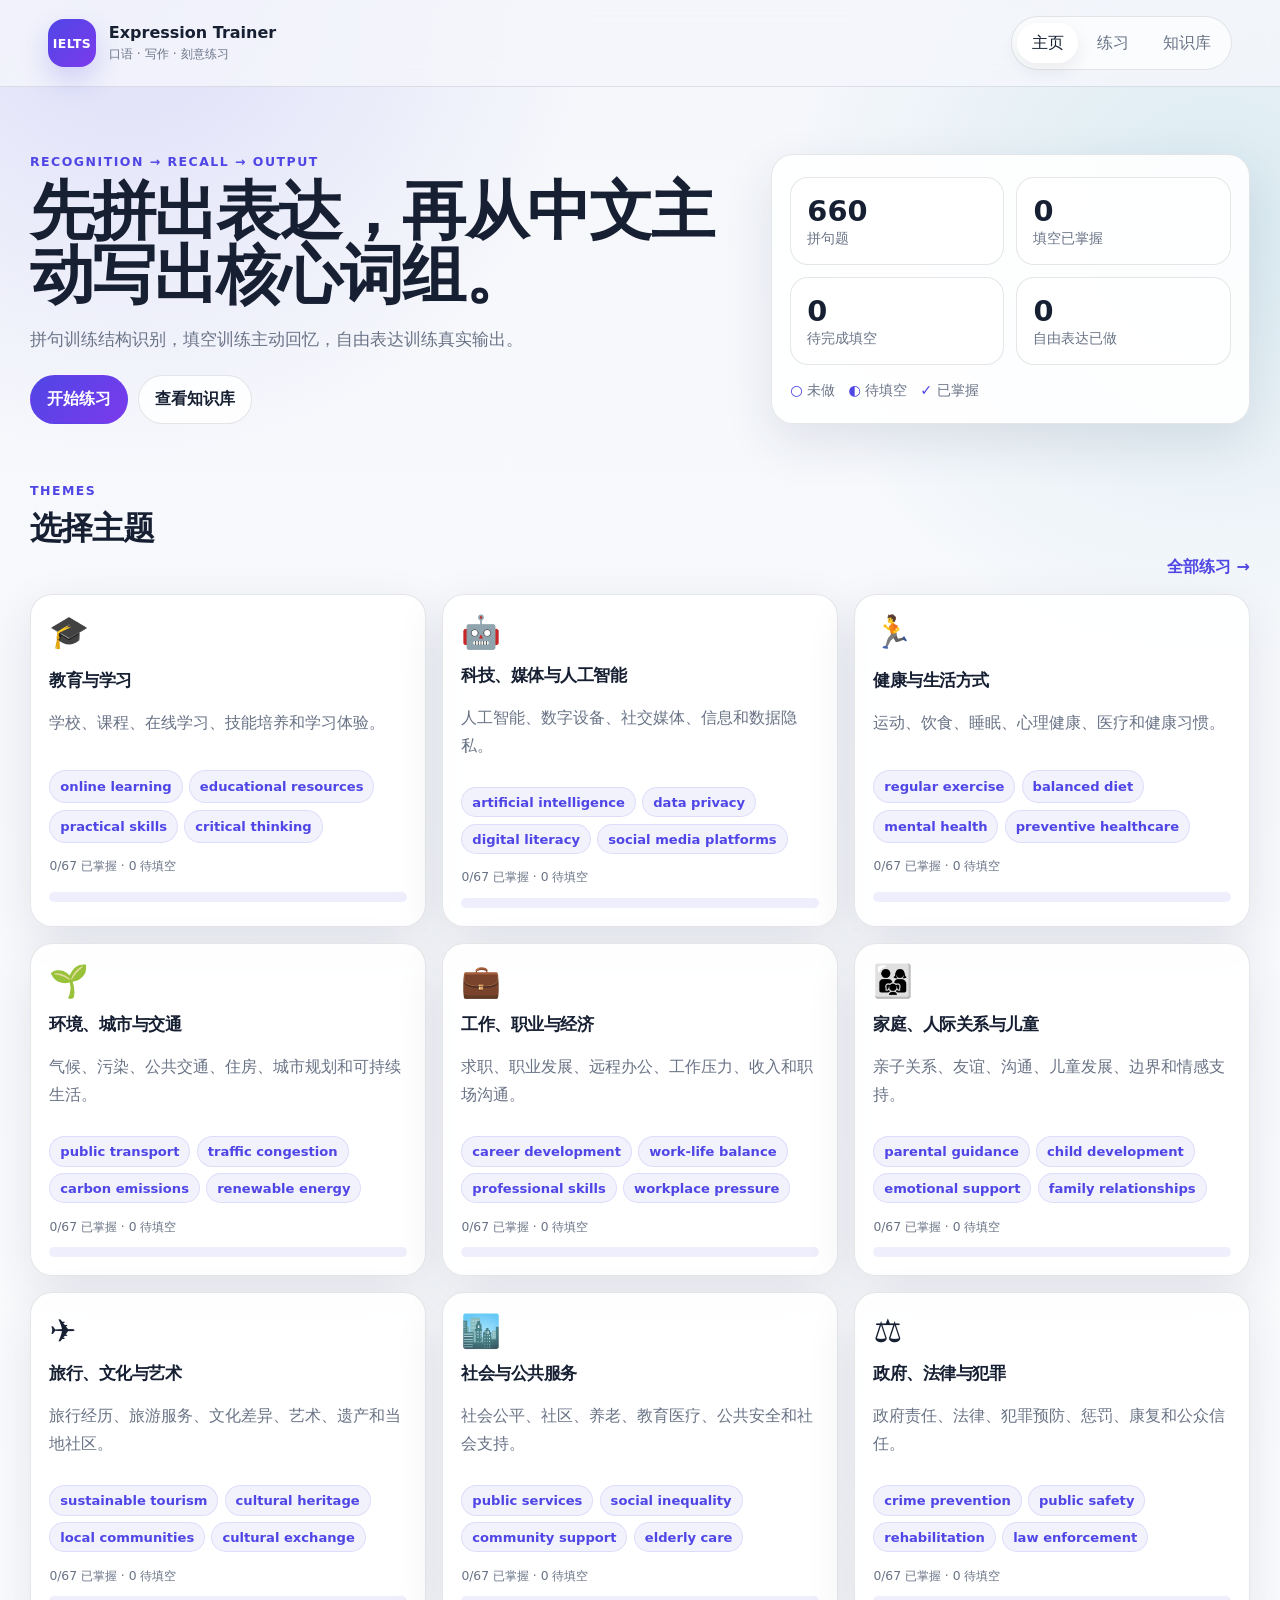
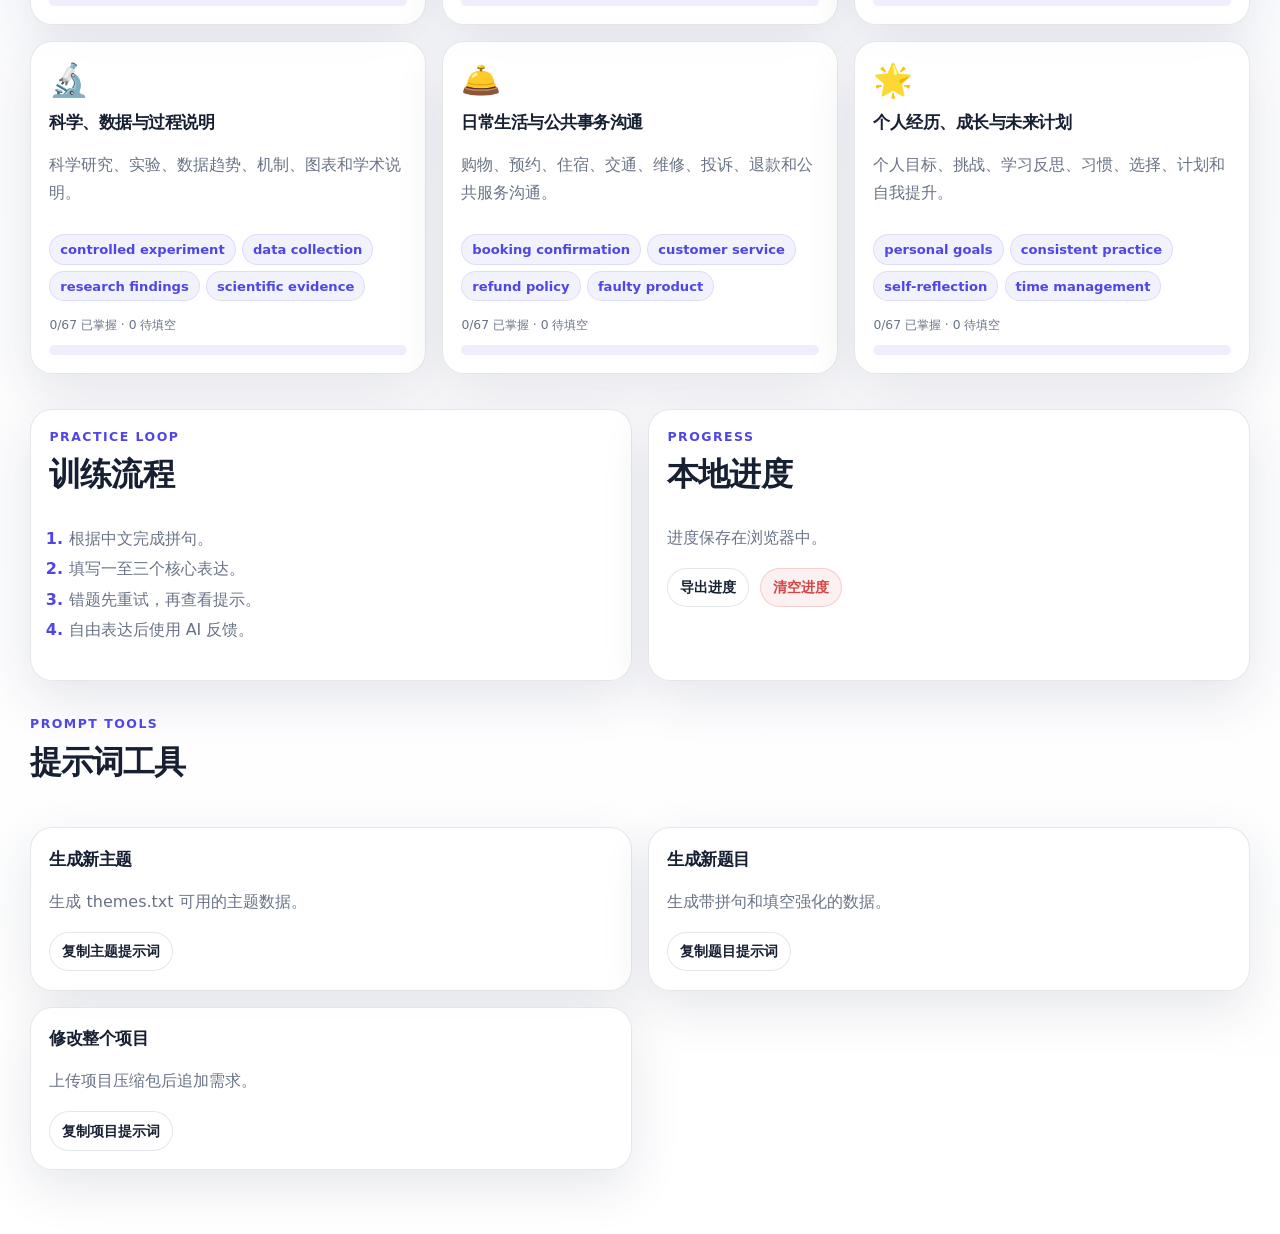
<file: index.html>
<!doctype html>
<html lang="zh-CN">
<head>
  <meta charset="utf-8">
  <meta name="viewport" content="width=device-width,initial-scale=1">
  <title>IELTS Expression Trainer</title>
  <link rel="stylesheet" href="assets/css/style.css">
</head>
<body>
<header class="topbar">
  <a class="brand" href="index.html">
    <span class="brand-mark">IELTS</span>
    <span><strong>Expression Trainer</strong><small>口语 · 写作 · 刻意练习</small></span>
  </a>
  <nav><a class="active" href="index.html">主页</a><a href="practice.html">练习</a><a href="knowledge.html">知识库</a></nav>
</header>
<main class="container">
  <section class="hero">
    <div>
      <p class="eyebrow">Recognition → Recall → Output</p>
      <h1>先拼出表达，再从中文主动写出核心词组。</h1>
      <p class="lead">拼句训练结构识别，填空训练主动回忆，自由表达训练真实输出。</p>
      <div class="actions"><a class="btn primary" href="practice.html">开始练习</a><a class="btn" href="knowledge.html">查看知识库</a></div>
    </div>
    <div class="panel summary-panel">
      <div id="statGrid" class="stat-grid"></div>
      <div class="status-legend">
        <span><b>○</b> 未做</span><span><b>◐</b> 待填空</span><span><b>✓</b> 已掌握</span>
      </div>
    </div>
  </section>

  <section class="section">
    <div class="section-head"><div><p class="eyebrow">Themes</p><h2>选择主题</h2></div><a class="text-link" href="practice.html">全部练习 →</a></div>
    <div id="themeCards" class="card-grid"></div>
  </section>

  <section class="section two-col">
    <div class="panel">
      <p class="eyebrow">Practice Loop</p><h2>训练流程</h2>
      <ol class="steps">
        <li>根据中文完成拼句。</li>
        <li>填写一至三个核心表达。</li>
        <li>错题先重试，再查看提示。</li>
        <li>自由表达后使用 AI 反馈。</li>
      </ol>
    </div>
    <div class="panel">
      <p class="eyebrow">Progress</p><h2>本地进度</h2>
      <p class="muted">进度保存在浏览器中。</p>
      <div class="actions compact"><button class="btn small" id="exportBtn">导出进度</button><button class="btn small danger" id="resetBtn">清空进度</button></div>
      <div id="resetNote" class="inline-note hidden"></div>
    </div>
  </section>

  <section class="section">
    <div class="section-head"><div><p class="eyebrow">Prompt Tools</p><h2>提示词工具</h2></div></div>
    <div id="promptCards" class="card-grid two"></div>
  </section>
</main>
<div id="toastRoot"></div>
<script src="assets/js/fallback-data.js"></script>
<script src="assets/js/common.js"></script>
<script src="assets/js/home.js"></script>
</body>
</html>
</file>
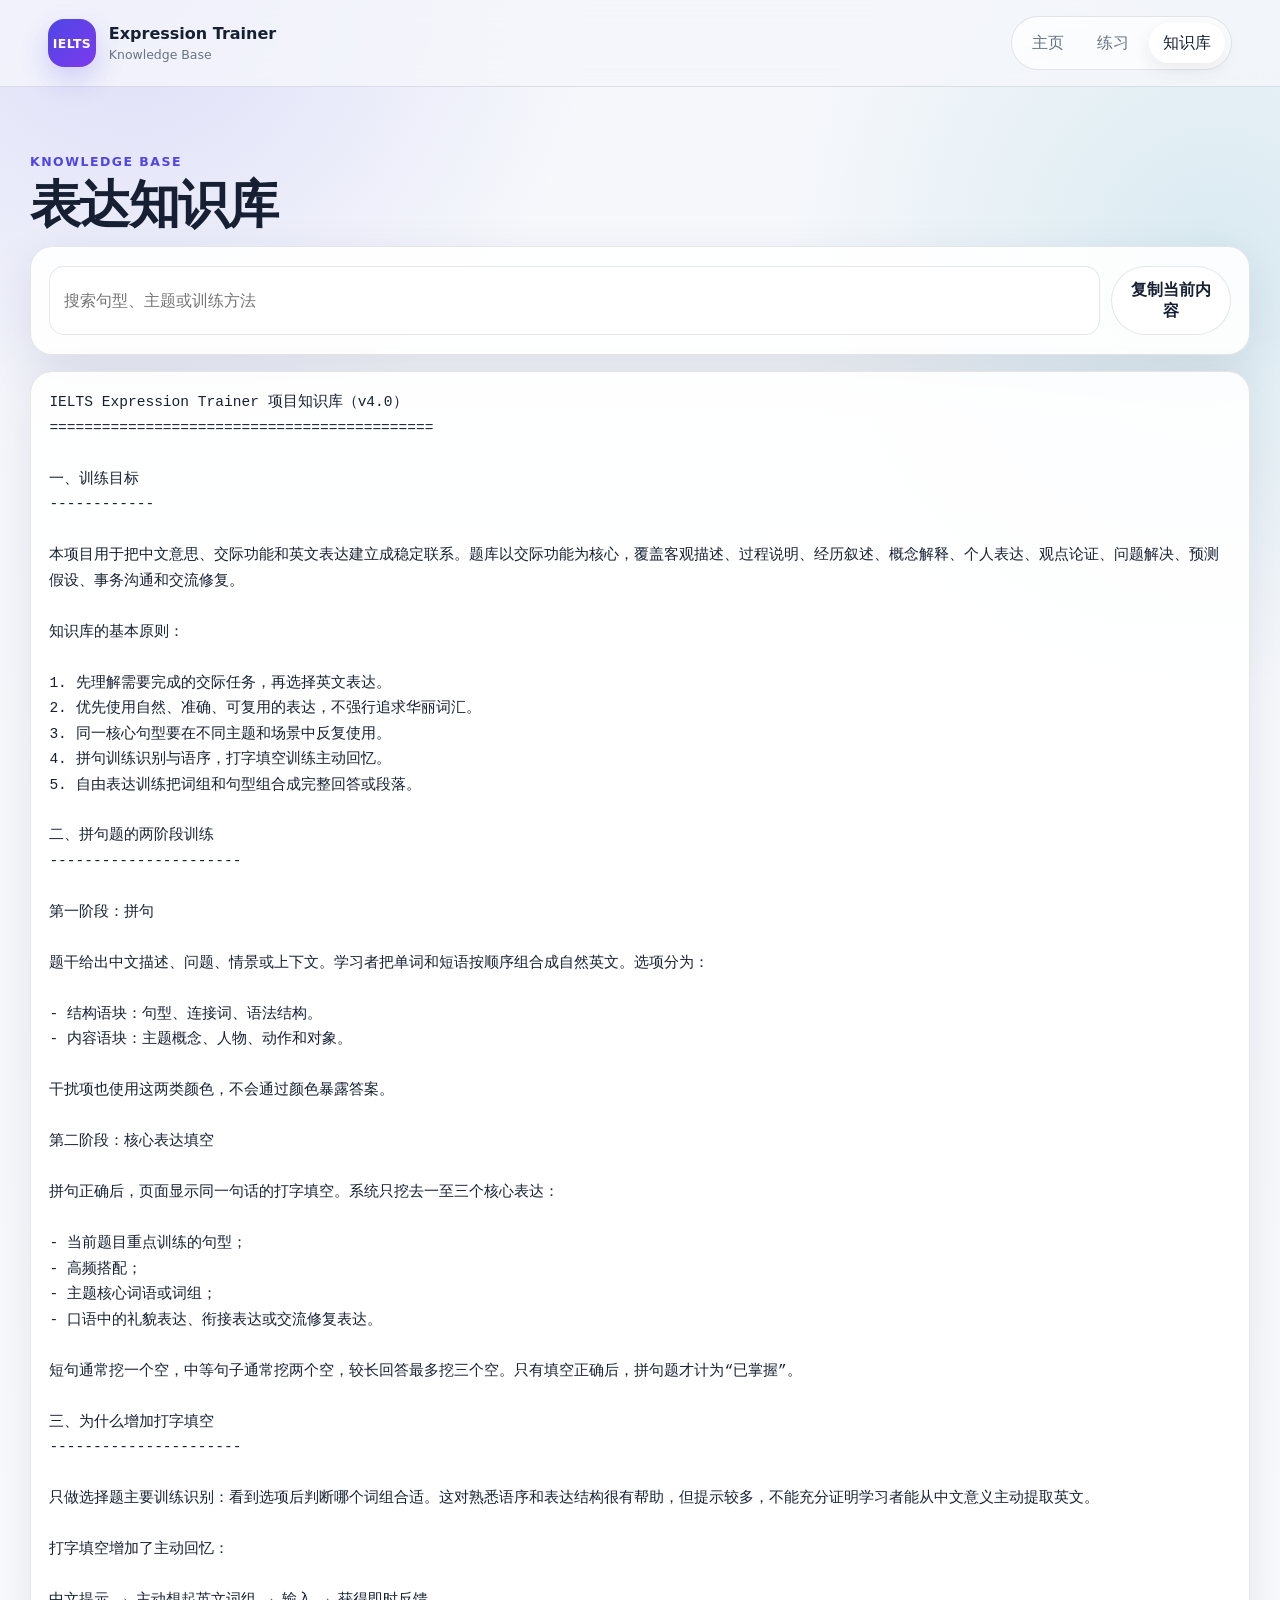
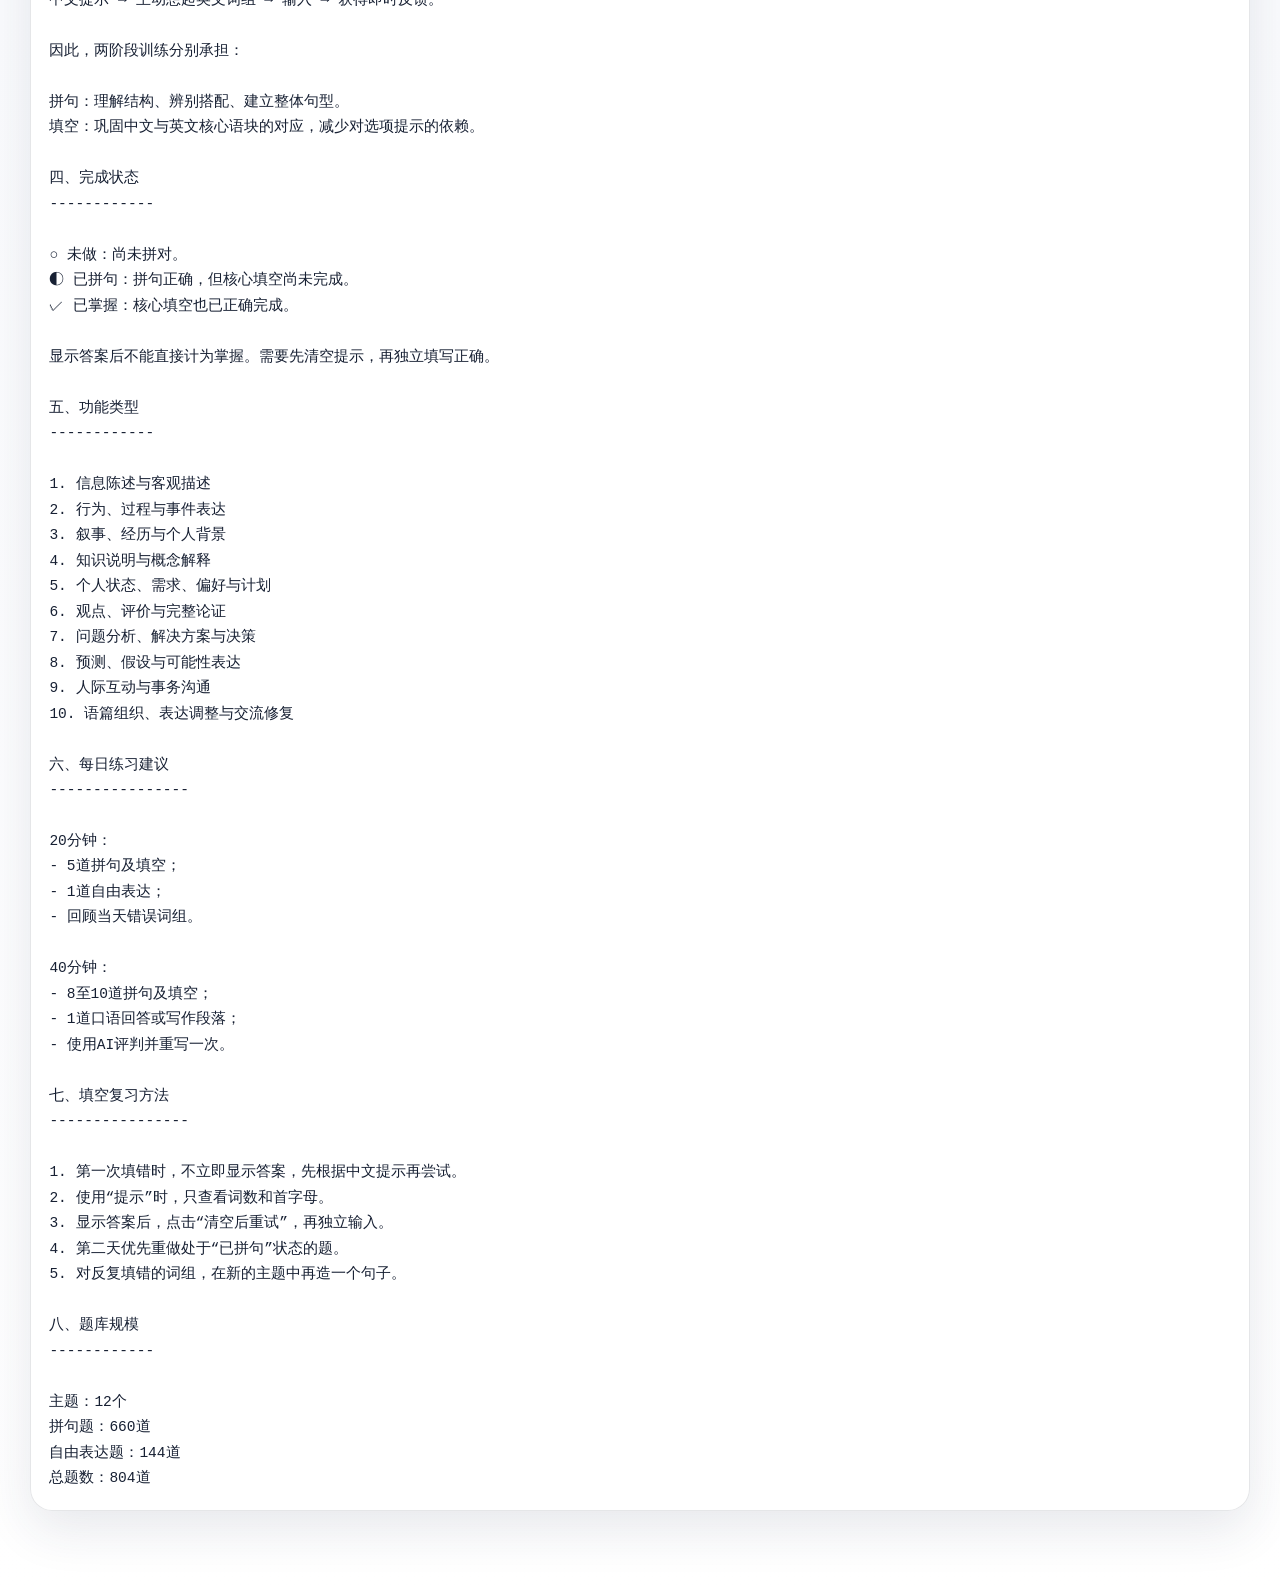
<file: knowledge.html>
<!doctype html>
<html lang="zh-CN">
<head>
  <meta charset="utf-8">
  <meta name="viewport" content="width=device-width,initial-scale=1">
  <title>知识库 | IELTS Expression Trainer</title>
  <link rel="stylesheet" href="assets/css/style.css">
</head>
<body>
<header class="topbar">
  <a class="brand" href="index.html">
    <span class="brand-mark">IELTS</span>
    <span><strong>Expression Trainer</strong><small>Knowledge Base</small></span>
  </a>
  <nav><a href="index.html">主页</a><a href="practice.html">练习</a><a class="active" href="knowledge.html">知识库</a></nav>
</header>
<main class="container">
  <section class="section">
    <p class="eyebrow">Knowledge Base</p>
    <h1 class="page-title">表达知识库</h1>
    <div class="panel search-bar"><input id="searchInput" placeholder="搜索句型、主题或训练方法"><button id="copyBtn" class="btn">复制当前内容</button></div>
    <pre id="knowledgeText" class="panel knowledge-text">正在加载...</pre>
  </section>
</main>
<div id="toastRoot"></div>
<script src="assets/js/fallback-data.js"></script>
<script src="assets/js/common.js"></script>
<script src="assets/js/knowledge.js"></script>
</body>
</html>
</file>
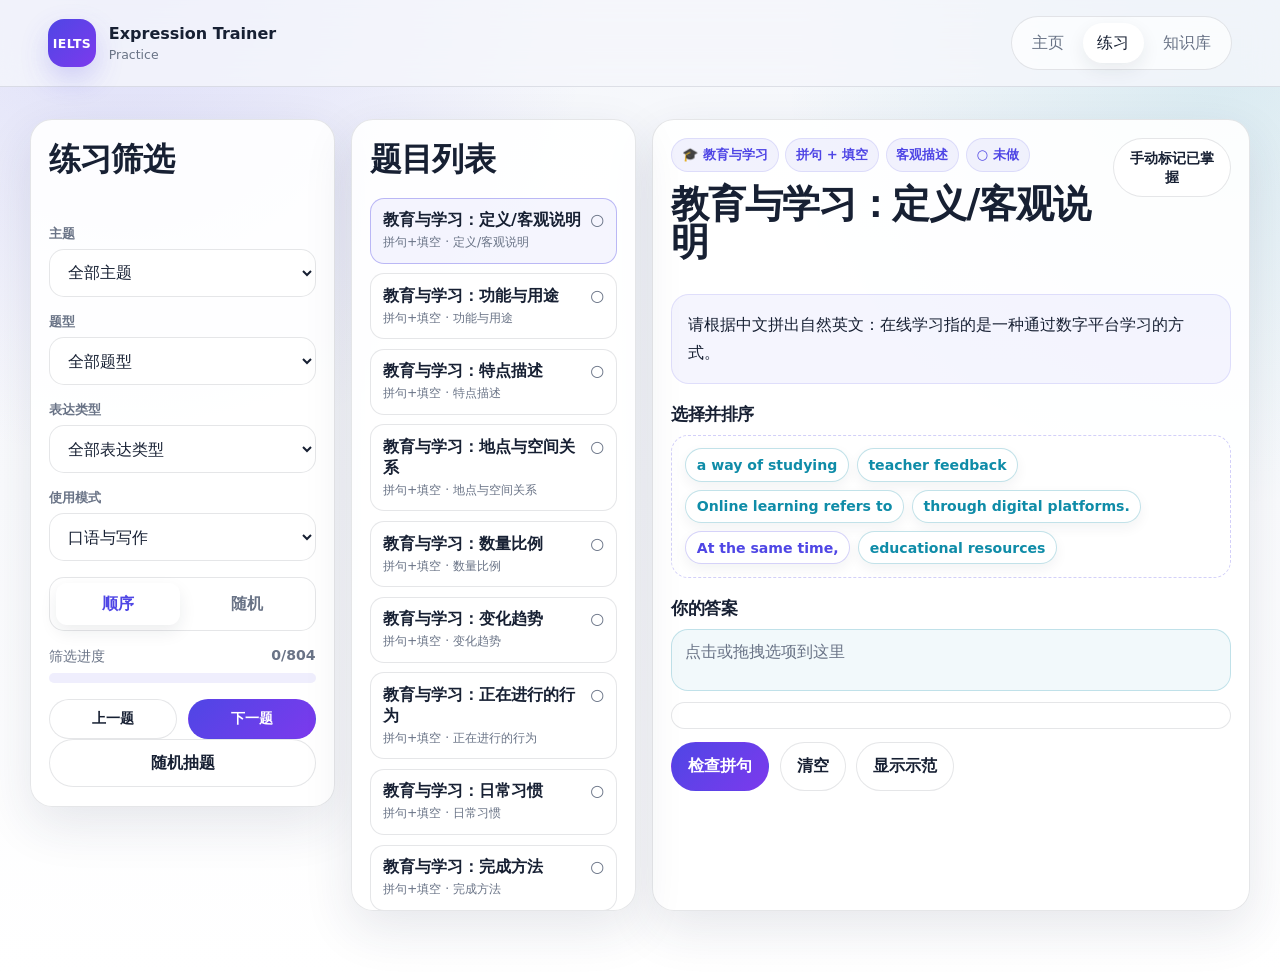
<file: practice.html>
<!doctype html>
<html lang="zh-CN">
<head>
  <meta charset="utf-8">
  <meta name="viewport" content="width=device-width,initial-scale=1">
  <title>练习 | IELTS Expression Trainer</title>
  <link rel="stylesheet" href="assets/css/style.css">
</head>
<body>
<header class="topbar">
  <a class="brand" href="index.html">
    <span class="brand-mark">IELTS</span>
    <span><strong>Expression Trainer</strong><small>Practice</small></span>
  </a>
  <nav><a href="index.html">主页</a><a class="active" href="practice.html">练习</a><a href="knowledge.html">知识库</a></nav>
</header>
<main class="container practice-layout">
  <aside class="panel controls">
    <div class="aside-title"><h2>练习筛选</h2><button id="listToggle" class="btn small mobile-only">题目列表</button></div>
    <label>主题</label><select id="themeFilter"></select>
    <label>题型</label><select id="typeFilter"><option value="all">全部题型</option><option value="build">拼句 + 填空</option><option value="free">自由表达</option></select>
    <label>表达类型</label><select id="functionFilter"></select>
    <label>使用模式</label><select id="modeFilter"><option value="all">口语与写作</option><option value="speaking">口语</option><option value="writing">写作</option><option value="both">通用</option></select>
    <div class="segmented"><button class="active" data-order="sequence">顺序</button><button data-order="random">随机</button></div>
    <div class="progress-box"><div><span>筛选进度</span><strong id="progressText">0/0</strong></div><div class="progress-track"><i id="progressBar"></i></div></div>
    <div class="nav-row"><button id="prevBtn" class="btn small">上一题</button><button id="nextBtn" class="btn small primary">下一题</button></div>
    <button id="randomBtn" class="btn full">随机抽题</button>
  </aside>

  <section class="practice-main">
    <div id="questionListPanel" class="panel question-list"></div>
    <div id="questionRoot" class="panel question-root"></div>
  </section>
</main>
<div id="toastRoot"></div>
<script src="assets/js/fallback-data.js"></script>
<script src="assets/js/common.js"></script>
<script src="assets/js/practice.js"></script>
</body>
</html>
</file>
<file: assets/css/style.css>
:root{
  --bg:#f5f7fb;--surface:rgba(255,255,255,.9);--surface-2:#fff;--text:#172033;--muted:#697386;
  --primary:#4f46e5;--primary-2:#7c3aed;--concept:#0f8ca8;--success:#168a4b;--warning:#c77800;
  --danger:#d64545;--border:rgba(23,32,51,.11);--shadow:0 18px 50px rgba(35,43,83,.11);
  --radius:22px;--radius-sm:15px;--font:ui-sans-serif,system-ui,-apple-system,BlinkMacSystemFont,"Segoe UI","Microsoft YaHei","PingFang SC",Arial,sans-serif
}
*{box-sizing:border-box}
html{scroll-behavior:smooth}
body{margin:0;min-height:100vh;font-family:var(--font);color:var(--text);background:
  radial-gradient(circle at 10% 0%,rgba(79,70,229,.14),transparent 29rem),
  radial-gradient(circle at 95% 8%,rgba(15,140,168,.12),transparent 27rem),
  linear-gradient(180deg,var(--bg),#fff)}
a{text-decoration:none;color:inherit}
button,input,select,textarea{font:inherit}
button{color:inherit}
code{padding:.15rem .38rem;border-radius:.45rem;background:rgba(79,70,229,.08);color:var(--primary)}
.topbar{position:sticky;top:0;z-index:20;display:flex;justify-content:space-between;align-items:center;gap:1rem;padding:1rem clamp(1rem,4vw,3rem);background:rgba(245,247,251,.78);backdrop-filter:blur(16px);border-bottom:1px solid var(--border)}
.brand{display:flex;align-items:center;gap:.8rem}
.brand-mark{display:grid;place-items:center;width:48px;height:48px;border-radius:16px;color:#fff;background:linear-gradient(135deg,var(--primary),var(--primary-2));font-size:.78rem;font-weight:900;letter-spacing:.03em;box-shadow:0 12px 28px rgba(79,70,229,.22)}
.brand strong,.brand small{display:block}.brand small{margin-top:.2rem;color:var(--muted);font-size:.78rem}
nav{display:flex;gap:.3rem;padding:.35rem;border:1px solid var(--border);background:rgba(255,255,255,.68);border-radius:999px}
nav a{padding:.62rem .9rem;border-radius:999px;color:var(--muted)}
nav a.active,nav a:hover{color:var(--text);background:#fff;box-shadow:0 7px 18px rgba(23,32,51,.08)}
.container{width:min(1220px,calc(100% - 2rem));margin:0 auto;padding:2rem 0 4rem}
.hero{display:grid;grid-template-columns:minmax(0,1.2fr) minmax(320px,.8fr);gap:1.4rem;align-items:stretch;padding:2.2rem 0 1.5rem}
.eyebrow{margin:0 0 .6rem;color:var(--primary);font-size:.78rem;font-weight:900;letter-spacing:.12em;text-transform:uppercase}
h1,h2,h3,p{margin-top:0}h1,h2,h3{letter-spacing:-.03em}h1{font-size:clamp(2.2rem,5vw,4.7rem);line-height:1.01;margin-bottom:1rem}h2{font-size:clamp(1.4rem,3vw,2rem)}h3{font-size:1.08rem}
.page-title{font-size:clamp(2rem,4vw,3.5rem)}
.lead,.muted{color:var(--muted);line-height:1.75}.lead{font-size:1.08rem;max-width:760px}
.panel,.card{background:var(--surface);border:1px solid var(--border);border-radius:var(--radius);box-shadow:var(--shadow);padding:1.15rem}
.btn{appearance:none;border:1px solid var(--border);border-radius:999px;padding:.8rem 1rem;background:rgba(255,255,255,.84);font-weight:800;cursor:pointer;display:inline-flex;align-items:center;justify-content:center;gap:.4rem;transition:.15s ease}
.btn:hover{transform:translateY(-1px);box-shadow:0 10px 22px rgba(23,32,51,.1)}
.btn.primary{border-color:transparent;background:linear-gradient(135deg,var(--primary),var(--primary-2));color:#fff}
.btn.success{color:var(--success);background:rgba(22,138,75,.09);border-color:rgba(22,138,75,.22)}
.btn.danger{color:var(--danger);background:rgba(214,69,69,.08);border-color:rgba(214,69,69,.2)}
.btn.small{padding:.58rem .75rem;font-size:.88rem}.btn.full{width:100%}
.actions,.nav-row{display:flex;flex-wrap:wrap;align-items:center;gap:.65rem}.actions{margin-top:1.3rem}.actions.compact{margin-top:.8rem}.nav-row{margin-top:1rem}.nav-row .btn{flex:1}
.summary-panel{display:grid;gap:1rem;align-content:center}
.stat-grid{display:grid;grid-template-columns:repeat(2,minmax(0,1fr));gap:.75rem}.stat{padding:1rem;border:1px solid var(--border);border-radius:18px;background:rgba(255,255,255,.72)}.stat b{display:block;font-size:1.8rem}.stat span{color:var(--muted);font-size:.86rem}
.status-legend{display:flex;flex-wrap:wrap;gap:.8rem;color:var(--muted);font-size:.9rem}.status-legend b{color:var(--primary)}
.section{margin-top:2.2rem}.section-head{display:flex;justify-content:space-between;align-items:end;gap:1rem;margin-bottom:1rem}.text-link{color:var(--primary);font-weight:800}
.card-grid{display:grid;grid-template-columns:repeat(3,minmax(0,1fr));gap:1rem}.card-grid.two{grid-template-columns:repeat(2,minmax(0,1fr))}
.theme-card{display:grid;gap:.7rem;transition:.15s ease}.theme-card:hover{transform:translateY(-2px);box-shadow:0 23px 55px rgba(35,43,83,.15)}.theme-icon{font-size:2rem}.chip-row{display:flex;flex-wrap:wrap;gap:.4rem}.chip{display:inline-flex;align-items:center;padding:.42rem .62rem;border-radius:999px;font-size:.82rem;font-weight:800;background:rgba(79,70,229,.07);color:var(--primary);border:1px solid rgba(79,70,229,.12)}
.two-col{display:grid;grid-template-columns:1fr 1fr;gap:1rem}.steps{padding-left:1.2rem;line-height:1.9;color:var(--muted)}.steps li::marker{color:var(--primary);font-weight:900}
.inline-note{margin-top:.8rem;padding:.8rem;border-radius:14px;background:rgba(199,120,0,.08);color:#865000;border:1px solid rgba(199,120,0,.18)}.hidden{display:none!important}
.progress-track{height:10px;border-radius:999px;background:rgba(79,70,229,.09);overflow:hidden}.progress-track i{display:block;height:100%;width:0;background:linear-gradient(90deg,var(--primary),var(--concept));border-radius:inherit;transition:width .2s}
.practice-layout{display:grid;grid-template-columns:305px minmax(0,1fr);gap:1rem;align-items:start}.controls{position:sticky;top:91px}.controls label{display:block;margin:1rem 0 .38rem;color:var(--muted);font-size:.84rem;font-weight:800}
select,input,textarea{width:100%;border:1px solid var(--border);border-radius:15px;background:rgba(255,255,255,.86);color:var(--text);padding:.78rem .88rem;outline:none}
select:focus,input:focus,textarea:focus{border-color:rgba(79,70,229,.45);box-shadow:0 0 0 4px rgba(79,70,229,.09)}
.segmented{display:grid;grid-template-columns:1fr 1fr;gap:.32rem;margin-top:1rem;padding:.32rem;border-radius:15px;border:1px solid var(--border);background:rgba(255,255,255,.62)}.segmented button{border:0;border-radius:11px;padding:.65rem;background:transparent;color:var(--muted);font-weight:800;cursor:pointer}.segmented button.active{background:#fff;color:var(--primary);box-shadow:0 7px 17px rgba(23,32,51,.08)}
.progress-box{margin-top:1rem}.progress-box>div:first-child{display:flex;justify-content:space-between;margin-bottom:.45rem;color:var(--muted);font-size:.88rem}
.practice-main{display:grid;grid-template-columns:285px minmax(0,1fr);gap:1rem}.question-list{position:sticky;top:91px;max-height:calc(100vh - 108px);overflow:auto}.question-list h2{margin-bottom:.65rem}.q-item{width:100%;padding:.72rem;margin:.3rem 0;text-align:left;border:1px solid var(--border);border-radius:14px;background:rgba(255,255,255,.65);cursor:pointer}.q-item:hover,.q-item.active{border-color:rgba(79,70,229,.35);background:rgba(79,70,229,.055)}.q-title{display:flex;justify-content:space-between;gap:.5rem;font-weight:800}.q-meta{margin-top:.25rem;color:var(--muted);font-size:.77rem}.q-status.mastered{color:var(--success)}.q-status.assembled{color:var(--warning)}.q-status.new{color:var(--muted)}
.question-root{min-height:650px}.question-head{display:flex;justify-content:space-between;gap:1rem;align-items:start}.question-head h1{font-size:clamp(1.7rem,3vw,2.55rem)}.question-tags{display:flex;flex-wrap:wrap;gap:.4rem;margin-bottom:.8rem}.status-chip.mastered{color:var(--success);background:rgba(22,138,75,.09);border-color:rgba(22,138,75,.16)}.status-chip.assembled{color:var(--warning);background:rgba(199,120,0,.08);border-color:rgba(199,120,0,.18)}
.prompt-box{margin:1rem 0;padding:1rem;border-radius:18px;background:rgba(79,70,229,.055);border:1px solid rgba(79,70,229,.13);line-height:1.75}
.block{margin-top:1.1rem}.block-title{display:flex;justify-content:space-between;align-items:center;gap:1rem;margin-bottom:.55rem}.block-title h3{margin:0}
.token-bank,.answer-zone,.toolbox{display:flex;flex-wrap:wrap;gap:.5rem;min-height:62px;padding:.8rem;border-radius:17px;border:1px dashed rgba(79,70,229,.25);background:rgba(255,255,255,.58)}
.answer-zone{border-style:solid;border-color:rgba(15,140,168,.22);background:rgba(15,140,168,.05)}.answer-zone.empty::before{content:"点击或拖拽选项到这里";color:var(--muted)}
.token{appearance:none;display:inline-flex;align-items:center;padding:.48rem .66rem;border-radius:999px;background:#fff;border:1px solid var(--border);font-weight:750;font-size:.88rem;cursor:pointer;box-shadow:0 5px 13px rgba(23,32,51,.055)}
.token.structure{color:var(--primary);border-color:rgba(79,70,229,.24)}.token.concept{color:var(--concept);border-color:rgba(15,140,168,.25)}.token.used{opacity:.38;pointer-events:none}
.sentence-preview{margin-top:.7rem;padding:.8rem;border-radius:14px;background:rgba(255,255,255,.72);border:1px solid var(--border);line-height:1.7}
.feedback{margin-top:.8rem;padding:.85rem;border-radius:15px;line-height:1.65;border:1px solid var(--border)}.feedback.success{color:#12643a;background:rgba(22,138,75,.075);border-color:rgba(22,138,75,.19)}.feedback.error{color:#963232;background:rgba(214,69,69,.07);border-color:rgba(214,69,69,.18)}.feedback.info{color:#38338c;background:rgba(79,70,229,.07);border-color:rgba(79,70,229,.17)}
.cloze-card{margin-top:1.2rem;padding:1rem;border-radius:20px;background:linear-gradient(145deg,rgba(79,70,229,.055),rgba(15,140,168,.055));border:1px solid rgba(79,70,229,.15)}.cloze-head{display:flex;justify-content:space-between;gap:1rem;align-items:start}.cloze-head p{margin:.25rem 0 0;color:var(--muted);font-size:.88rem}.cloze-sentence{margin:1rem 0;line-height:2.5;font-size:1.02rem}.cloze-input{display:inline-block;width:clamp(130px,calc(var(--words,2)*62px),330px);margin:0 .22rem;padding:.42rem .5rem;border:0;border-bottom:2px solid var(--primary);border-radius:8px 8px 3px 3px;background:rgba(255,255,255,.9);text-align:center}.cloze-input.wrong{border-color:var(--danger);background:rgba(214,69,69,.055)}.cloze-input.correct{border-color:var(--success);background:rgba(22,138,75,.055)}
.cloze-cues{display:grid;gap:.45rem;margin-top:.7rem}.cloze-cue{display:flex;justify-content:space-between;gap:1rem;padding:.55rem .68rem;border-radius:12px;background:rgba(255,255,255,.65);font-size:.87rem}.cloze-cue span:last-child{color:var(--muted)}.hint-text{color:var(--primary);font-weight:800}
textarea{min-height:190px;resize:vertical;line-height:1.75}.records{margin-top:1rem}.record{margin-top:.55rem;padding:.8rem;border:1px solid var(--border);border-radius:14px;background:rgba(255,255,255,.62)}.record small{color:var(--muted)}.record p{white-space:pre-wrap;line-height:1.65;margin-bottom:0}
.search-bar{display:flex;gap:.7rem;margin:1rem 0}.knowledge-text{white-space:pre-wrap;word-break:break-word;line-height:1.75;font-family:ui-monospace,SFMono-Regular,Menlo,Consolas,"Microsoft YaHei Mono",monospace;font-size:.91rem}
.toast{position:fixed;right:1rem;bottom:1rem;z-index:100;max-width:330px;padding:.8rem 1rem;border-radius:15px;background:#fff;border:1px solid var(--border);box-shadow:var(--shadow);opacity:0;transform:translateY(8px);transition:.18s}.toast.show{opacity:1;transform:translateY(0)}
.mobile-only{display:none}.aside-title{display:flex;justify-content:space-between;align-items:center}
@media(max-width:1020px){.hero,.two-col,.practice-layout,.practice-main{grid-template-columns:1fr}.controls,.question-list{position:static;max-height:none}.question-list{display:none}.question-list.open{display:block}.mobile-only{display:inline-flex}.card-grid{grid-template-columns:repeat(2,minmax(0,1fr))}}
@media(max-width:680px){.topbar{flex-direction:column;align-items:flex-start;padding:.85rem 1rem}.topbar nav{width:100%;justify-content:space-between}.topbar nav a{flex:1;text-align:center;padding:.55rem .35rem}.container{width:calc(100% - 1rem);padding-top:1rem}.hero{padding-top:1rem}.card-grid,.card-grid.two,.stat-grid{grid-template-columns:1fr}.section-head,.question-head,.cloze-head,.search-bar{flex-direction:column;align-items:stretch}.actions .btn,.nav-row .btn{flex:1}.cloze-sentence{line-height:2.8}.cloze-input{max-width:100%;width:clamp(115px,calc(var(--words,2)*49px),245px)}}
</file>
